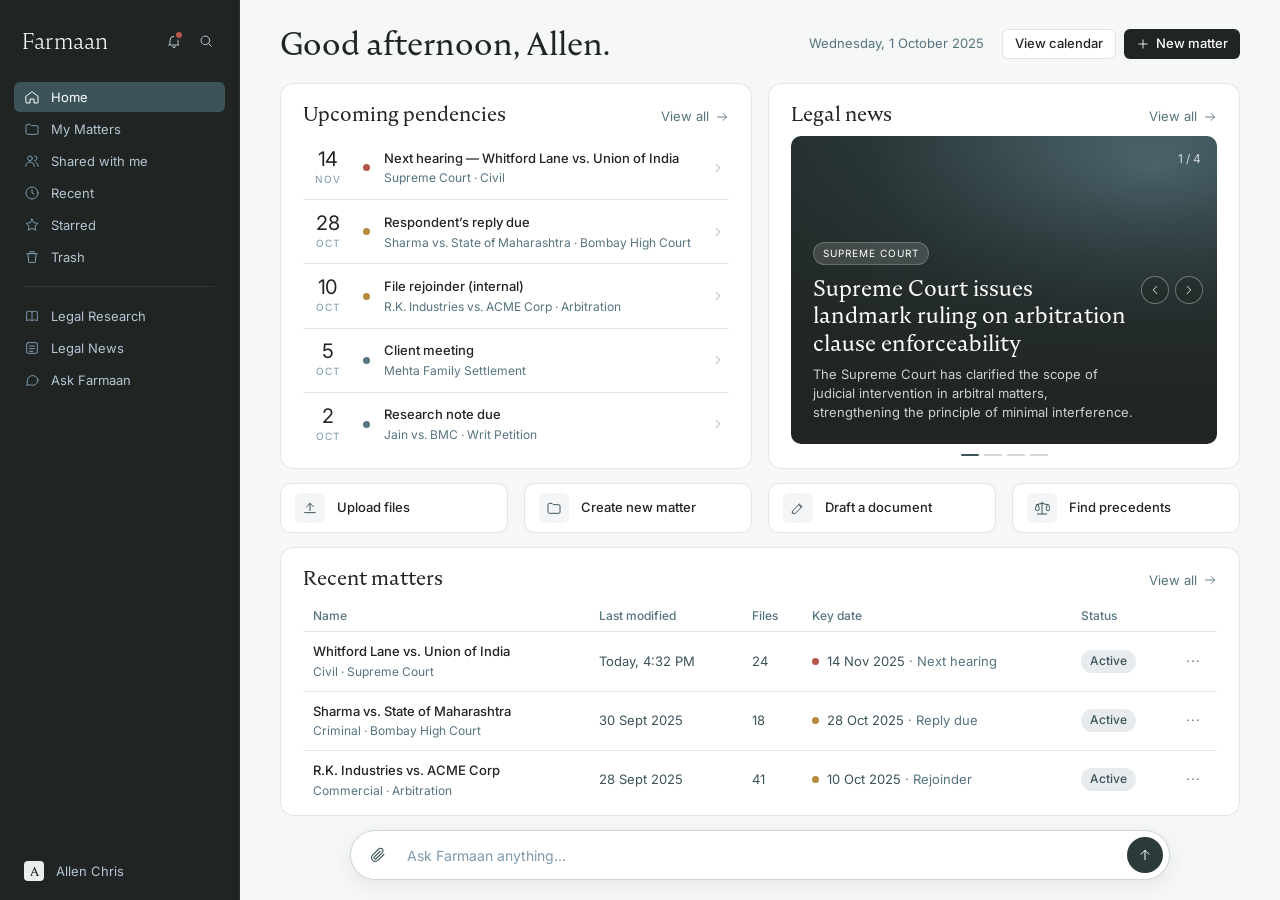
<file: dashboard.html>
<!doctype html>
<html lang="en">
<head>
  <meta charset="utf-8">
  <meta name="viewport" content="width=device-width, initial-scale=1">
  <title>Farmaan — Home</title>
  <link rel="icon" href="images/logo.png">
  <link rel="preconnect" href="https://fonts.googleapis.com">
  <link rel="preconnect" href="https://fonts.gstatic.com" crossorigin>
  <link href="https://fonts.googleapis.com/css2?family=Inter:wght@400;500&display=swap" rel="stylesheet">
  <link rel="stylesheet" href="dashboard.css">
</head>
<body>
<div class="app">

  <aside class="side">
    <div class="side__brand">
      <a href="index.html" title="Back to farmaan.com"><b>Farmaan</b></a>
      <button class="icon-btn has-dot" aria-label="Notifications"><svg viewBox="0 0 24 24"><path d="M6 16V11a6 6 0 1 1 12 0v5l1.5 2h-15zM10 20a2 2 0 0 0 4 0"/></svg></button>
      <button class="icon-btn" aria-label="Search"><svg viewBox="0 0 24 24"><circle cx="11" cy="11" r="6.5"/><path d="m20 20-4.3-4.3"/></svg></button>
    </div>

    <nav class="side__nav">
      <a class="is-active" href="dashboard.html"><svg viewBox="0 0 24 24"><path d="M3 11 12 4l9 7v9a1 1 0 0 1-1 1h-5v-6h-6v6H4a1 1 0 0 1-1-1z"/></svg>Home</a>
      <a href="#"><svg viewBox="0 0 24 24"><path d="M3 7a2 2 0 0 1 2-2h4l2 2h8a2 2 0 0 1 2 2v9a2 2 0 0 1-2 2H5a2 2 0 0 1-2-2z"/></svg>My Matters</a>
      <a href="#"><svg viewBox="0 0 24 24"><circle cx="9" cy="8" r="3.5"/><path d="M2.5 20a6.5 6.5 0 0 1 13 0M16 4.5a3.5 3.5 0 0 1 0 7M21.5 20a6.5 6.5 0 0 0-4-6"/></svg>Shared with me</a>
      <a href="#"><svg viewBox="0 0 24 24"><circle cx="12" cy="12" r="9"/><path d="M12 7v5l3 2"/></svg>Recent</a>
      <a href="#"><svg viewBox="0 0 24 24"><path d="m12 3 2.7 5.6 6.1.9-4.4 4.3 1 6.1L12 17l-5.4 2.9 1-6.1L3.2 9.5l6.1-.9z"/></svg>Starred</a>
      <a href="#"><svg viewBox="0 0 24 24"><path d="M4 7h16M9 7V4h6v3M6 7l1 13h10l1-13"/></svg>Trash</a>
      <hr>
      <a href="#"><svg viewBox="0 0 24 24"><path d="M12 6c-2-1.5-5-1.5-8 0v13c3-1.5 6-1.5 8 0 2-1.5 5-1.5 8 0V6c-3-1.5-6-1.5-8 0zM12 6v13"/></svg>Legal Research</a>
      <a href="#"><svg viewBox="0 0 24 24"><rect x="4" y="4" width="16" height="16" rx="2"/><path d="M8 9h8M8 13h8M8 17h5"/></svg>Legal News</a>
      <a href="#"><svg viewBox="0 0 24 24"><path d="M21 12a8 8 0 0 1-11.6 7.1L4 20l1-5A8 8 0 1 1 21 12z"/></svg>Ask Farmaan</a>
    </nav>

    <a class="side__user" href="#">
      <i>A</i>
      <span>Allen Chris</span>
    </a>
  </aside>

  <main class="main">
    <header class="top">
      <h1>Good afternoon, Allen.</h1>
      <div class="top__right">
        <span class="top__date">Wednesday, 1 October 2025</span>
        <a class="btn btn--ghost" href="#">View calendar</a>
        <a class="btn btn--dark" href="#"><svg viewBox="0 0 24 24"><path d="M12 5v14M5 12h14"/></svg>New matter</a>
      </div>
    </header>

    <section class="grid-2">
      <article class="card">
        <header class="card__head">
          <h2>Upcoming pendencies</h2>
          <a class="link" href="#">View all <svg viewBox="0 0 24 24"><path d="M4 12h16M14 6l6 6-6 6"/></svg></a>
        </header>
        <ul class="pend">
          <li><time><b>14</b><small>Nov</small></time><i class="dot dot--red"></i><div><p>Next hearing &mdash; Whitford Lane vs. Union of India</p><small>Supreme Court &middot; Civil</small></div><svg viewBox="0 0 24 24"><path d="m9 6 6 6-6 6"/></svg></li>
          <li><time><b>28</b><small>Oct</small></time><i class="dot dot--amber"></i><div><p>Respondent&rsquo;s reply due</p><small>Sharma vs. State of Maharashtra &middot; Bombay High Court</small></div><svg viewBox="0 0 24 24"><path d="m9 6 6 6-6 6"/></svg></li>
          <li><time><b>10</b><small>Oct</small></time><i class="dot dot--amber"></i><div><p>File rejoinder (internal)</p><small>R.K. Industries vs. ACME Corp &middot; Arbitration</small></div><svg viewBox="0 0 24 24"><path d="m9 6 6 6-6 6"/></svg></li>
          <li><time><b>5</b><small>Oct</small></time><i class="dot dot--blue"></i><div><p>Client meeting</p><small>Mehta Family Settlement</small></div><svg viewBox="0 0 24 24"><path d="m9 6 6 6-6 6"/></svg></li>
          <li><time><b>2</b><small>Oct</small></time><i class="dot dot--blue"></i><div><p>Research note due</p><small>Jain vs. BMC &middot; Writ Petition</small></div><svg viewBox="0 0 24 24"><path d="m9 6 6 6-6 6"/></svg></li>
        </ul>
      </article>

      <article class="card">
        <header class="card__head">
          <h2>Legal news</h2>
          <a class="link" href="#">View all <svg viewBox="0 0 24 24"><path d="M4 12h16M14 6l6 6-6 6"/></svg></a>
        </header>
        <figure class="news">
          <span class="news__count">1 / 4</span>
          <div class="news__arrows">
            <button aria-label="Previous"><svg viewBox="0 0 24 24"><path d="m15 6-6 6 6 6"/></svg></button>
            <button aria-label="Next"><svg viewBox="0 0 24 24"><path d="m9 6 6 6-6 6"/></svg></button>
          </div>
          <figcaption>
            <span class="tag">Supreme Court</span>
            <h3>Supreme Court issues landmark ruling on arbitration clause enforceability</h3>
            <p>The Supreme Court has clarified the scope of judicial intervention in arbitral matters, strengthening the principle of minimal interference.</p>
          </figcaption>
        </figure>
        <div class="news__dots"><i class="is-on"></i><i></i><i></i><i></i></div>
      </article>
    </section>

    <section class="actions">
      <a href="#"><svg viewBox="0 0 24 24"><path d="M12 16V5M7 10l5-5 5 5M4 19h16"/></svg><span><b>Upload files</b></span></a>
      <a href="#"><svg viewBox="0 0 24 24"><path d="M3 7a2 2 0 0 1 2-2h4l2 2h8a2 2 0 0 1 2 2v9a2 2 0 0 1-2 2H5a2 2 0 0 1-2-2z"/></svg><span><b>Create new matter</b></span></a>
      <a href="#"><svg viewBox="0 0 24 24"><path d="M4 20h4l10-10-4-4L4 16zM13 7l4 4"/></svg><span><b>Draft a document</b></span></a>
      <a href="#"><svg viewBox="0 0 24 24"><path d="M12 3v18M5 21h14M4 7l8-2 8 2M4 7l-2 6a3 3 0 0 0 6 0L6 7M20 7l-2 6a3 3 0 0 0 6 0l-2-6"/></svg><span><b>Find precedents</b></span></a>
    </section>

    <section class="card card--table">
      <header class="card__head">
        <h2>Recent matters</h2>
        <a class="link" href="#">View all <svg viewBox="0 0 24 24"><path d="M4 12h16M14 6l6 6-6 6"/></svg></a>
      </header>
      <table>
        <thead><tr><th>Name</th><th>Last modified</th><th>Files</th><th>Key date</th><th>Status</th><th></th></tr></thead>
        <tbody>
          <tr><td><p>Whitford Lane vs. Union of India</p><small>Civil &middot; Supreme Court</small></td><td>Today, 4:32 PM</td><td>24</td><td><i class="dot dot--red"></i>14 Nov 2025 <span>&middot; Next hearing</span></td><td><span class="pill pill--active">Active</span></td><td><button class="more" aria-label="More">&middot;&middot;&middot;</button></td></tr>
          <tr><td><p>Sharma vs. State of Maharashtra</p><small>Criminal &middot; Bombay High Court</small></td><td>30 Sept 2025</td><td>18</td><td><i class="dot dot--amber"></i>28 Oct 2025 <span>&middot; Reply due</span></td><td><span class="pill pill--active">Active</span></td><td><button class="more" aria-label="More">&middot;&middot;&middot;</button></td></tr>
          <tr><td><p>R.K. Industries vs. ACME Corp</p><small>Commercial &middot; Arbitration</small></td><td>28 Sept 2025</td><td>41</td><td><i class="dot dot--amber"></i>10 Oct 2025 <span>&middot; Rejoinder</span></td><td><span class="pill pill--active">Active</span></td><td><button class="more" aria-label="More">&middot;&middot;&middot;</button></td></tr>
          <tr><td><p>Mehta Family Settlement</p><small>Civil &middot; Delhi High Court</small></td><td>25 Sept 2025</td><td>12</td><td><i class="dot dot--blue"></i>5 Oct 2025 <span>&middot; Client meeting</span></td><td><span class="pill pill--hold">On hold</span></td><td><button class="more" aria-label="More">&middot;&middot;&middot;</button></td></tr>
        </tbody>
      </table>
    </section>

    <form class="ask" onsubmit="return false">
      <button type="button" class="icon-btn" aria-label="Attach"><svg viewBox="0 0 24 24"><path d="m20 11-8.5 8.5a5 5 0 0 1-7-7L13 4a3.3 3.3 0 0 1 4.7 4.7L9.5 17a1.7 1.7 0 0 1-2.4-2.4L15 7"/></svg></button>
      <input type="text" placeholder="Ask Farmaan anything&hellip;">
      <button type="submit" class="ask__send" aria-label="Send"><svg viewBox="0 0 24 24"><path d="M12 19V5M6 11l6-6 6 6"/></svg></button>
    </form>
  </main>
</div>
<script src="dashboard.js"></script>
</body>
</html>
</file>
<file: dashboard.css>
@font-face { font-family: "Nocturne Serif"; font-weight: 300; src: url("Font/fonnts.com-nocturneserif-light.otf") format("opentype"); font-display: swap; }
@font-face { font-family: "Nocturne Serif"; font-weight: 400; src: url("Font/fonnts.com-nocturneserif-regular.otf") format("opentype"); font-display: swap; }

/* Palette: Verified Black, Far Away Grey, Casal, Hampton Surf, Bay's Water, Bypass */
:root {
  --c-900: #202524;
  --c-800: #2b3a3a;
  --c-700: #3c535a;
  --c-500: #56747f;
  --c-300: #7d99ad;
  --c-200: #b4c5d3;

  --bg: #f6f7f7;            /* page */
  --surface: #ffffff;       /* cards */
  --surface-2: #f3f5f6;     /* nested/alt surfaces */
  --line: rgba(60, 83, 90, .14);
  --line-strong: rgba(60, 83, 90, .24);

  --text: var(--c-900);
  --text-2: var(--c-700);
  --text-3: var(--c-500);
  --text-4: var(--c-300);

  --red: #b4574a; --amber: #b58a3c; --blue: var(--c-500);

  --serif: "Nocturne Serif", Georgia, serif;
  --sans: "Inter", system-ui, sans-serif;

  /* Harvey-like scale: 13 base, 11/12 captions, 20 card titles, 34 page title */
  --fs-xs: 11px; --fs-sm: 12px; --fs-md: 13px; --fs-lg: 14px;
  --fs-h2: 20px; --fs-h1: 34px;

  --r-sm: 6px; --r-md: 10px; --r-lg: 14px;
  --side-w: 240px;
}

* { box-sizing: border-box; margin: 0; padding: 0; }
html, body { height: 100%; }
body { font-family: var(--sans); font-size: var(--fs-md); line-height: 1.45; color: var(--text); background: var(--bg); -webkit-font-smoothing: antialiased; }
a { color: inherit; text-decoration: none; }
button, input { font: inherit; color: inherit; background: none; border: 0; }
button { cursor: pointer; }
svg { width: 16px; height: 16px; fill: none; stroke: currentColor; stroke-width: 1.5; stroke-linecap: round; stroke-linejoin: round; flex: none; }
small { display: block; }

.app { display: grid; grid-template-columns: var(--side-w) 1fr; min-height: 100vh; }

/* ---------- Sidebar (dark) ---------- */
.side { position: sticky; top: 0; height: 100vh; display: flex; flex-direction: column; padding: 22px 14px 14px; background: var(--c-900); color: #e9eeef; border-right: 1px solid rgba(255,255,255,.06); }
.side__brand { display: flex; align-items: center; gap: 2px; padding: 4px 4px 26px 8px; }
.side__brand a { display: flex; align-items: center; gap: 9px; margin-right: auto; }
.side__brand b { font-family: var(--serif); font-weight: 300; font-size: 22px; line-height: 1; letter-spacing: .01em; color: #fff; }
.side__brand .icon-btn { width: 30px; height: 30px; color: var(--c-200); }
.side__brand .icon-btn:hover { background: rgba(255,255,255,.08); }
.side__brand .icon-btn svg { width: 16px; height: 16px; }
.side__brand .icon-btn.has-dot::after { top: 6px; right: 7px; box-shadow: 0 0 0 2px var(--c-900); }

.side__nav { display: flex; flex-direction: column; gap: 2px; }
.side__nav a { display: flex; align-items: center; gap: 11px; height: 30px; padding: 0 10px; border-radius: var(--r-sm); color: var(--c-200); transition: background .15s, color .15s; }
.side__nav a svg { color: var(--c-300); }
.side__nav a:hover { background: rgba(255,255,255,.06); color: #fff; }
.side__nav a.is-active { background: var(--c-700); color: #fff; }
.side__nav a.is-active svg { color: #fff; }
.side__nav hr { border: 0; border-top: 1px solid rgba(255,255,255,.08); margin: 12px 10px; }

/* Harvey-style user row: small square serif initial + single-line name, sits on the nav grid */
.side__user { margin-top: auto; display: flex; align-items: center; gap: 12px; height: 30px; padding: 0 10px; border-radius: var(--r-sm); color: var(--c-200); transition: background .15s, color .15s; }
.side__user:hover { background: rgba(255,255,255,.06); color: #fff; }
.side__user i { display: grid; place-items: center; width: 20px; height: 20px; border-radius: 4px; background: #e9eeef; color: var(--c-900); font-family: var(--serif); font-style: normal; font-size: 13px; line-height: 1; }

/* ---------- Main ---------- */
.main { padding: 26px 40px 20px; width: 100%; min-width: 0; height: 100vh; overflow: hidden;
  display: grid; grid-template-rows: auto minmax(0, 1fr) auto auto auto; row-gap: 14px; }

.top { display: flex; align-items: center; justify-content: space-between; margin-bottom: 8px; }
.top h1 { font-family: var(--serif); font-weight: 400; font-size: 32px; line-height: 1.1; letter-spacing: -.005em; }
.top__right { display: flex; align-items: center; gap: 8px; }
.top__date { margin-right: 10px; font-size: var(--fs-md); color: var(--text-3); }

.btn { display: inline-flex; align-items: center; gap: 6px; height: 30px; padding: 0 12px; border-radius: var(--r-sm); font-size: var(--fs-md); font-weight: 500; transition: background .15s, border-color .15s; }
.btn svg { width: 14px; height: 14px; }
.btn--ghost { background: var(--surface); border: 1px solid var(--line); color: var(--text); }
.btn--ghost:hover { border-color: var(--line-strong); }
.btn--dark { background: var(--c-900); color: #fff; }
.btn--dark:hover { background: var(--c-800); }

.icon-btn { position: relative; display: grid; place-items: center; width: 34px; height: 34px; border-radius: var(--r-sm); color: var(--text-2); transition: background .15s; }
.icon-btn:hover { background: rgba(60, 83, 90, .08); }
.icon-btn svg { width: 18px; height: 18px; }
.icon-btn.has-dot::after { content: ""; position: absolute; top: 7px; right: 8px; width: 6px; height: 6px; border-radius: 50%; background: var(--red); box-shadow: 0 0 0 2px var(--bg); }
.avatar { display: grid; place-items: center; width: 34px; height: 34px; border-radius: 50%; background: var(--c-700); color: #fff; font-size: var(--fs-md); font-weight: 500; }

/* ---------- Cards ---------- */
.card { background: var(--surface); border: 1px solid var(--line); border-radius: var(--r-lg); padding: 18px 22px 12px; display: flex; flex-direction: column; }
.card__head { display: flex; align-items: baseline; justify-content: space-between; margin-bottom: 10px; flex: none; }
.card__head h2 { font-family: var(--serif); font-weight: 400; font-size: var(--fs-h2); line-height: 1.2; }
.link { display: inline-flex; align-items: center; gap: 6px; font-size: var(--fs-md); color: var(--text-3); transition: color .15s; }
.link:hover { color: var(--text); }
.link svg { width: 14px; height: 14px; }

.grid-2 { display: grid; grid-template-columns: 1fr 1fr; gap: 16px; }

/* dots & pills */
.dot { display: inline-block; width: 7px; height: 7px; border-radius: 50%; flex: none; }
.dot--red { background: var(--red); } .dot--amber { background: var(--amber); } .dot--blue { background: var(--blue); }
.pill { display: inline-block; padding: 3px 9px; border-radius: 999px; font-size: var(--fs-sm); font-weight: 500; line-height: 1.4; }
.pill--active { background: rgba(86, 116, 127, .14); color: var(--c-700); }
.pill--hold { background: rgba(181, 138, 60, .14); color: #8a6624; }

/* pendencies */
.pend { list-style: none; flex: 1; min-height: 0; overflow: hidden; display: flex; flex-direction: column; }
.pend.is-measuring li { flex: none; }
.pend li { flex: 1 1 auto; display: grid; grid-template-columns: 42px 7px 1fr 14px; align-items: center; gap: 14px; padding: 10px 4px; border-top: 1px solid var(--line); cursor: pointer; transition: background .15s; }
.pend li:first-child { border-top: 0; }
.pend li:hover { background: var(--surface-2); margin: 0 -8px; padding-left: 12px; padding-right: 12px; border-radius: var(--r-sm); }
.pend time { text-align: center; }
.pend time b { display: block; font-family: var(--sans); font-weight: 400; font-size: 20px; line-height: 1; letter-spacing: -.02em; } /* sans: the trial serif watermarks the digit 4 */
.pend time small { margin-top: 3px; font-size: 10px; letter-spacing: .1em; text-transform: uppercase; color: var(--text-4); }
.pend p { font-weight: 500; }
.pend div small { margin-top: 2px; font-size: var(--fs-sm); color: var(--text-3); }
.pend li > svg { width: 14px; height: 14px; color: var(--text-4); }

/* news */
.news { position: relative; overflow: hidden; border-radius: var(--r-md); flex: 1; min-height: 200px; display: flex; align-items: flex-end; color: #fff;
  background:
    linear-gradient(to top, rgba(32,37,36,.96) 0%, rgba(32,37,36,.6) 45%, rgba(32,37,36,.15) 100%),
    radial-gradient(120% 90% at 85% 10%, var(--c-500) 0%, var(--c-800) 55%, var(--c-900) 100%); }
.news__count { position: absolute; top: 14px; right: 16px; font-size: var(--fs-sm); color: rgba(255,255,255,.75); }
.news__arrows { position: absolute; top: 50%; right: 14px; transform: translateY(-50%); display: flex; gap: 6px; }
.news__arrows button { display: grid; place-items: center; width: 28px; height: 28px; border-radius: 50%; border: 1px solid rgba(255,255,255,.35); color: #fff; background: rgba(32,37,36,.35); backdrop-filter: blur(6px); transition: background .15s; }
.news__arrows button:hover { background: rgba(255,255,255,.18); }
.news__arrows svg { width: 14px; height: 14px; }
.news figcaption { padding: 20px 22px 22px; max-width: 86%; }
.tag { display: inline-block; margin-bottom: 10px; padding: 3px 9px; border-radius: 999px; background: rgba(255,255,255,.14); border: 1px solid rgba(255,255,255,.2); font-size: 10px; letter-spacing: .1em; text-transform: uppercase; }
.news h3 { font-family: var(--serif); font-weight: 400; font-size: 22px; line-height: 1.25; }
.news figcaption p { margin-top: 8px; font-size: var(--fs-md); color: rgba(255,255,255,.78); }
.news__dots { display: flex; justify-content: center; gap: 5px; padding-top: 10px; flex: none; }
.news__dots i { width: 18px; height: 2px; border-radius: 1px; background: var(--line-strong); }
.news__dots i.is-on { background: var(--c-700); }

/* quick actions (single-line, slim) */
.actions { display: grid; grid-template-columns: repeat(4, 1fr); gap: 16px; }
.actions a { display: flex; align-items: center; gap: 12px; padding: 9px 14px; background: var(--surface); border: 1px solid var(--line); border-radius: var(--r-md); transition: border-color .15s; min-width: 0; }
.actions a:hover { border-color: var(--line-strong); }
.actions svg { width: 30px; height: 30px; padding: 7px; border-radius: var(--r-sm); background: var(--surface-2); color: var(--text-2); }
.actions span { display: flex; align-items: baseline; gap: 8px; min-width: 0; }
.actions b { font-weight: 500; white-space: nowrap; }

/* table */
.card--table { padding-bottom: 6px; }
table { width: 100%; border-collapse: collapse; }
th { text-align: left; padding: 7px 10px; font-weight: 500; font-size: var(--fs-sm); color: var(--text-3); }
/* separators sit on top of each row, so the last visible row never has a trailing line, even when rows are hidden by height */
td { padding: 10px 10px; border-top: 1px solid var(--line); color: var(--text-2); vertical-align: middle; white-space: nowrap; }
tbody tr { transition: background .15s; }
tbody tr:hover { background: var(--surface-2); }
td:first-child p { color: var(--text); font-weight: 500; }
td:first-child small { margin-top: 2px; font-size: var(--fs-sm); color: var(--text-3); }
td .dot { margin-right: 8px; vertical-align: 1px; }
td span { color: var(--text-3); }
td:last-child { text-align: right; width: 44px; }
.more { padding: 2px 6px; border-radius: var(--r-sm); color: var(--text-3); letter-spacing: 1px; }
.more:hover { background: rgba(60, 83, 90, .08); color: var(--text); }

/* ask bar */
.ask { width: 100%; max-width: 820px; margin: 0 auto; display: flex; align-items: center; gap: 6px; padding: 6px 6px 6px 10px; background: var(--surface); border: 1px solid var(--line-strong); border-radius: 999px; box-shadow: 0 6px 20px rgba(32,37,36,.08); }
.ask input { flex: 1; height: 36px; padding: 0 6px; outline: 0; font-size: var(--fs-lg); }
.ask input::placeholder { color: var(--text-4); }
.ask__send { display: grid; place-items: center; width: 36px; height: 36px; border-radius: 50%; background: var(--c-800); color: #fff; transition: background .15s; }
.ask__send:hover { background: var(--c-900); }
.ask__send svg { width: 16px; height: 16px; }

@media (max-width: 1100px) {
  .grid-2, .actions { grid-template-columns: 1fr 1fr; }
}
@media (max-width: 760px) {
  .app { grid-template-columns: 1fr; }
  .side { position: static; height: auto; }
  .grid-2, .actions { grid-template-columns: 1fr; }
  .main { padding: 24px 16px 24px; height: auto; display: block; }
  .grid-2, .actions, .card--table { margin-bottom: 16px; }
  td { white-space: normal; }
}

/* ---------- Fit-to-viewport: no page scroll above mobile ---------- */
@media (min-width: 761px) {
  html, body { overflow: hidden; }
  /* the pendencies card is the one allowed to give way in extreme cases */
  .grid-2 .card:first-child { min-height: 0; overflow: hidden; }
}
/* shed rows as the viewport gets shorter so the ask bar always stays on screen */
@media (max-height: 999px) and (min-width: 761px) {           /* 1080p, MacBook Pro 14/16 */
  tbody tr:nth-child(n+4) { display: none; }
}
@media (max-height: 859px) and (min-width: 761px) {           /* MacBook Air 13, 1440x900 */
  .pend li { padding-top: 9px; padding-bottom: 9px; }
  td { padding-top: 9px; padding-bottom: 9px; }
  .card { padding-top: 16px; padding-bottom: 10px; }
  .main { padding-top: 20px; row-gap: 12px; }
}
@media (max-height: 739px) and (min-width: 761px) {           /* small laptops / heavy OS scaling */
  tbody tr:nth-child(n+3) { display: none; }
  .news { min-height: 160px; }
}

/* ---------- Wide screens (2K / 1440p) ---------- */
@media (min-width: 1900px) {
  :root { --side-w: 280px; --fs-xs: 12px; --fs-sm: 13px; --fs-md: 14px; --fs-lg: 15px; --fs-h2: 23px; --r-lg: 16px; }
  .side { padding: 28px 18px 18px; }
  .side__brand { padding-bottom: 32px; }
  .side__brand b { font-size: 25px; }
  .side__nav a { height: 32px; gap: 12px; }
  .side__nav a svg { width: 18px; height: 18px; }
  .side__user { height: 32px; gap: 13px; }
  .side__user i { width: 22px; height: 22px; font-size: 14px; }
  .main { padding: 36px 56px 20px; row-gap: 16px; }
  .top { margin-bottom: 10px; }
  .top h1 { font-size: 38px; }
  .btn { height: 32px; padding: 0 14px; }
  .card { padding: 22px 28px 16px; }
  .card__head { margin-bottom: 12px; }
  .grid-2, .actions { gap: 22px; }
  .actions a { padding: 11px 18px; gap: 14px; }
  .actions svg { width: 34px; height: 34px; padding: 8px; }
  .pend li { padding: 11px 6px; gap: 16px; grid-template-columns: 48px 7px 1fr 16px; }
  .pend time b { font-size: 23px; }
  .news { min-height: 240px; }
  .news h3 { font-size: 26px; }
  .news figcaption { padding: 26px 28px 28px; }
  th { padding: 8px 12px; }
  td { padding: 11px 12px; }
  .ask { max-width: 920px; padding: 8px 8px 8px 14px; }
  .ask input, .ask__send { height: 40px; }
  .ask__send { width: 40px; }
}
@media (min-width: 2400px) {
  :root { --side-w: 300px; }
  .main { padding: 40px 72px 28px; }
}
</file>
